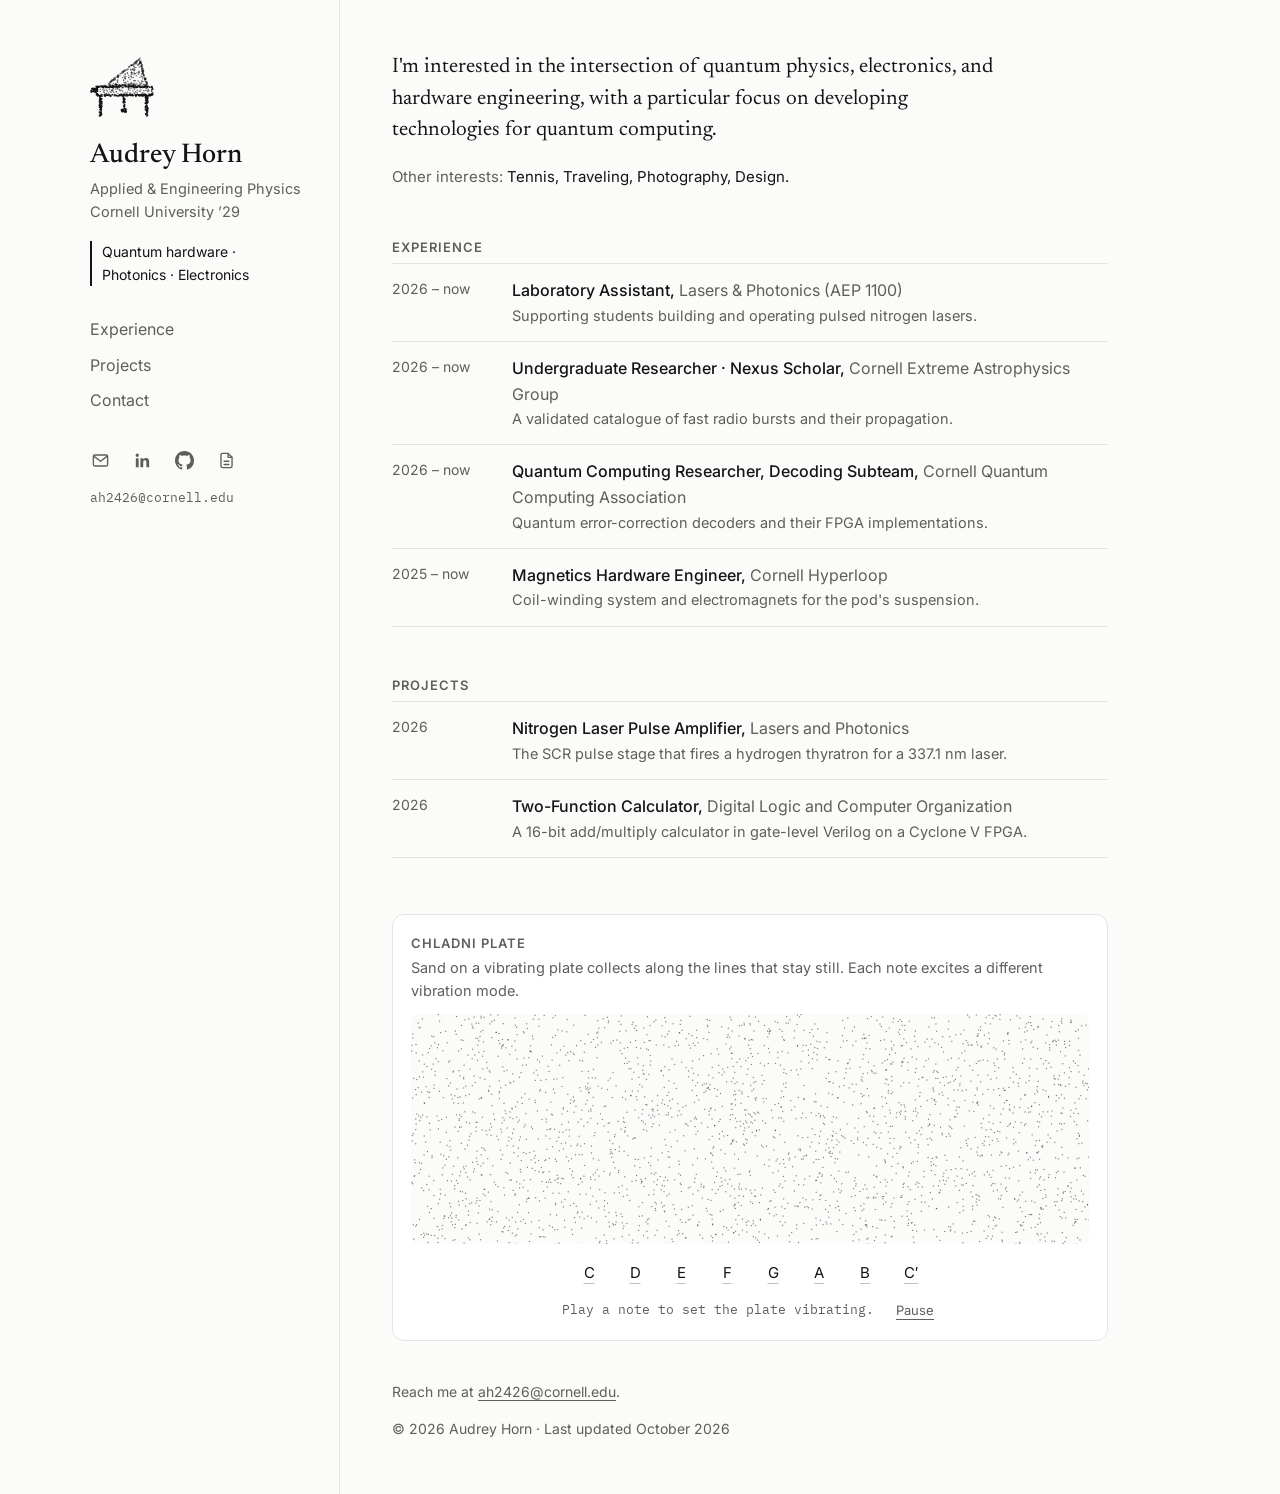
<file: index.html>
<!doctype html>
<html lang="en">
<head>
  <meta charset="utf-8">
  <meta name="viewport" content="width=device-width, initial-scale=1">
  <title>Audrey Horn · Applied &amp; Engineering Physics</title>
  <meta name="description" content="Audrey Horn, Applied & Engineering Physics at Cornell. Hardware, photonics, and quantum computing projects and experience.">
  <meta property="og:title" content="Audrey Horn">
  <meta property="og:description" content="Applied & Engineering Physics at Cornell. Hardware, photonics, and quantum computing.">
  <link rel="icon" href="data:image/svg+xml,%3Csvg xmlns='http://www.w3.org/2000/svg' viewBox='0 0 32 32'%3E%3Crect width='32' height='32' rx='7' fill='%23141414'/%3E%3Ctext x='16' y='22' font-family='Georgia' font-size='16' fill='white' text-anchor='middle'%3EAH%3C/text%3E%3C/svg%3E">
  <link rel="preconnect" href="https://fonts.googleapis.com">
  <link rel="preconnect" href="https://fonts.gstatic.com" crossorigin>
  <link href="https://fonts.googleapis.com/css2?family=Inter:wght@400;500;600&family=Newsreader:opsz,wght@6..72,400;6..72,500&family=IBM+Plex+Mono:wght@400&display=swap" rel="stylesheet">
  <link rel="stylesheet" href="assets/css/style.css">
</head>
<body data-root="">
  <a class="skip" href="#main">Skip to content</a>
  <div class="layout">
    <!-- SIDEBAR (the same block appears on every page) -->
    <aside class="side" aria-label="About Audrey">
      <div class="in">
        <canvas class="emblem" role="img" aria-label="A small grand piano drawn in dots"></canvas>
        <h1 class="name">Audrey Horn</h1>
        <p class="sub">Applied &amp; Engineering Physics<br>Cornell University ’29</p>
        <p class="status"><span>Quantum hardware ·</span> <span>Photonics ·</span> <span>Electronics</span></p>
        <nav aria-label="Sections">
          <a href="#experience">Experience</a>
          <a href="#projects">Projects</a>
          <a href="#contact">Contact</a>
        </nav>
        <ul class="icons" aria-label="Contact and profiles">
          <li><a href="mailto:ah2426@cornell.edu" title="Email" aria-label="Email ah2426@cornell.edu"><svg viewBox="0 0 24 24" fill="none" stroke="currentColor" stroke-width="1.7" stroke-linecap="round" stroke-linejoin="round" aria-hidden="true" focusable="false"><rect x="3" y="5" width="18" height="14" rx="2"/><path d="m3.5 6.5 8.5 6.5 8.5-6.5"/></svg></a></li>
          <li><a href="https://www.linkedin.com/in/audreywh/" target="_blank" rel="noopener" title="LinkedIn" aria-label="LinkedIn (opens in a new tab)"><svg viewBox="0 0 24 24" fill="currentColor" aria-hidden="true" focusable="false"><path d="M20.45 20.45h-3.56v-5.57c0-1.33-.02-3.04-1.85-3.04-1.85 0-2.13 1.45-2.13 2.94v5.67H9.35V9h3.41v1.56h.05c.48-.9 1.64-1.85 3.37-1.85 3.6 0 4.27 2.37 4.27 5.46v6.28zM5.34 7.43a2.06 2.06 0 1 1 0-4.13 2.06 2.06 0 0 1 0 4.13zM7.12 20.45H3.56V9h3.56v11.45z"/></svg></a></li>
          <li><a href="https://github.com/audreywh" target="_blank" rel="noopener" title="GitHub" aria-label="GitHub (opens in a new tab)"><svg viewBox="0 0 16 16" fill="currentColor" aria-hidden="true" focusable="false"><path d="M8 0C3.58 0 0 3.58 0 8c0 3.54 2.29 6.53 5.47 7.59.4.07.55-.17.55-.38 0-.19-.01-.82-.01-1.49-2.01.37-2.53-.49-2.69-.94-.09-.23-.48-.94-.82-1.13-.28-.15-.68-.52-.01-.53.63-.01 1.08.58 1.23.82.72 1.21 1.87.87 2.33.66.07-.52.28-.87.51-1.07-1.78-.2-3.64-.89-3.64-3.95 0-.87.31-1.59.82-2.15-.08-.2-.36-1.02.08-2.12 0 0 .67-.21 2.2.82.64-.18 1.32-.27 2-.27.68 0 1.36.09 2 .27 1.53-1.04 2.2-.82 2.2-.82.44 1.1.16 1.92.08 2.12.51.56.82 1.27.82 2.15 0 3.07-1.87 3.75-3.65 3.95.29.25.54.73.54 1.48 0 1.07-.01 1.93-.01 2.2 0 .21.15.46.55.38A8.013 8.013 0 0 0 16 8c0-4.42-3.58-8-8-8z"/></svg></a></li>
          <li><a href="assets/Audrey-Horn-Resume.pdf" target="_blank" rel="noopener" title="Resume" aria-label="Resume (PDF, opens in a new tab)"><svg viewBox="0 0 24 24" fill="none" stroke="currentColor" stroke-width="1.7" stroke-linecap="round" stroke-linejoin="round" aria-hidden="true" focusable="false"><path d="M14 3H7a2 2 0 0 0-2 2v14a2 2 0 0 0 2 2h10a2 2 0 0 0 2-2V8z"/><path d="M14 3v5h5M9 13h6M9 17h6"/></svg></a></li>
        </ul>
        <a class="mail" href="mailto:ah2426@cornell.edu">ah2426@cornell.edu</a>
      </div>
    </aside>
    <!-- /SIDEBAR -->

    <main id="main" class="main" tabindex="-1">
      <p class="lede">I'm interested in the intersection of quantum physics, electronics, and hardware engineering, with a particular focus on developing technologies for quantum computing.</p>
      <p class="interests"><span>Other interests:</span> Tennis, Traveling, Photography, Design.</p>

      <section class="sec" id="experience" aria-labelledby="experience-h">
        <h2 id="experience-h">Experience</h2>
        <ul class="items" id="experience-list"></ul>
      </section>

      <section class="sec" id="projects" aria-labelledby="projects-h">
        <h2 id="projects-h">Projects</h2>
        <ul class="items" id="projects-list"></ul>
      </section>

      <noscript><p>Turn on JavaScript to see the experience and project lists, or <a href="assets/Audrey-Horn-Resume.pdf">open my resume (PDF)</a>.</p></noscript>

      <section class="panel" id="plate" aria-labelledby="plate-h">
        <h2 id="plate-h">Chladni plate</h2>
        <p class="desc">Sand on a vibrating plate collects along the lines that stay still. Each note excites a different vibration mode.</p>
        <canvas id="plate-canvas" role="img" aria-label="Sand grains on a vibrating plate, settling into the pattern for plate mode 1, 3."></canvas>
        <div class="notes" role="group" aria-label="Play a note" id="plate-notes"></div>
        <div class="row">
          <p class="stat" id="plate-status" role="status" aria-live="polite">Play a note to set the plate vibrating.</p>
          <button type="button" class="pause" id="plate-pause" aria-pressed="false">Pause</button>
        </div>
      </section>

      <footer class="foot" id="contact">
        <p>Reach me at <a href="mailto:ah2426@cornell.edu">ah2426@cornell.edu</a>.</p>
        <p>© <span id="year">2026</span> Audrey Horn · Last updated October 2026</p>
      </footer>
    </main>
  </div>

  <script src="assets/js/data.js"></script>
  <script src="assets/js/site.js"></script>
  <script src="assets/js/emblem.js"></script>
  <script src="assets/js/chladni.js"></script>
</body>
</html>
</file>
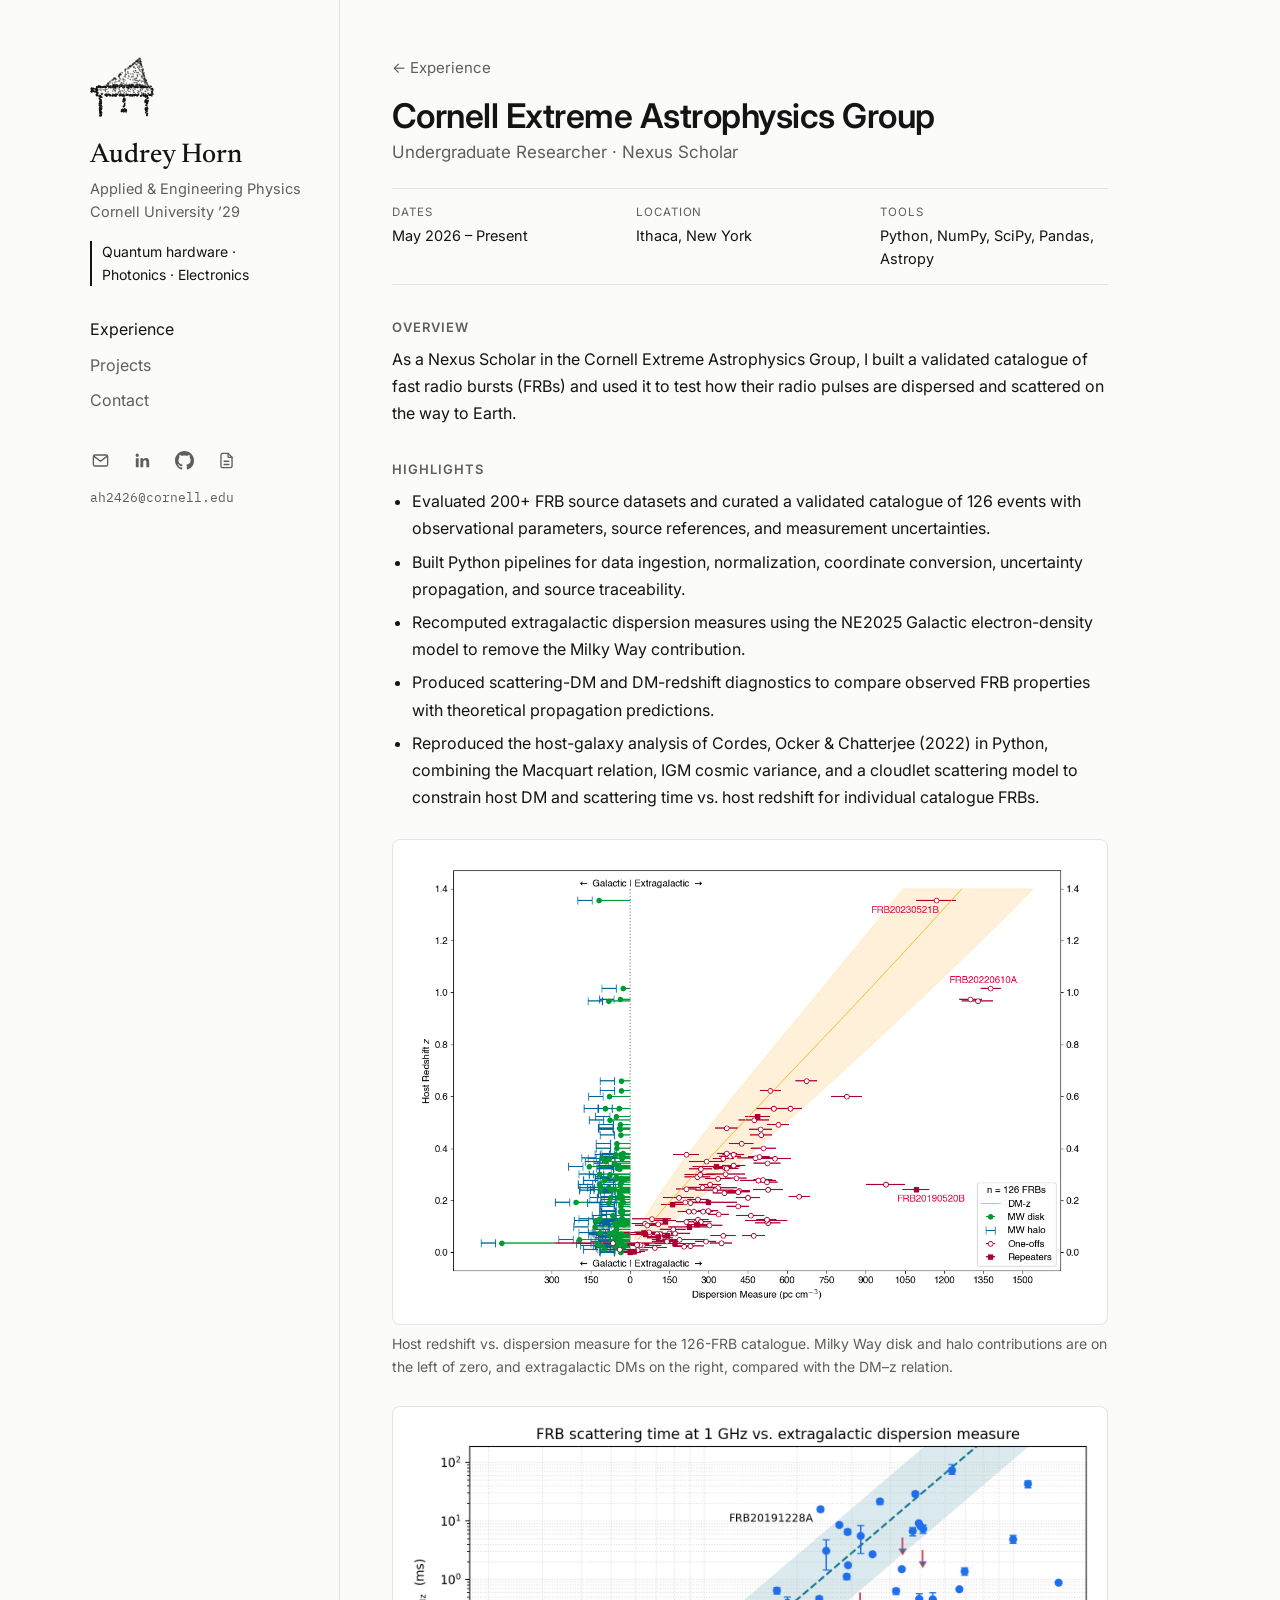
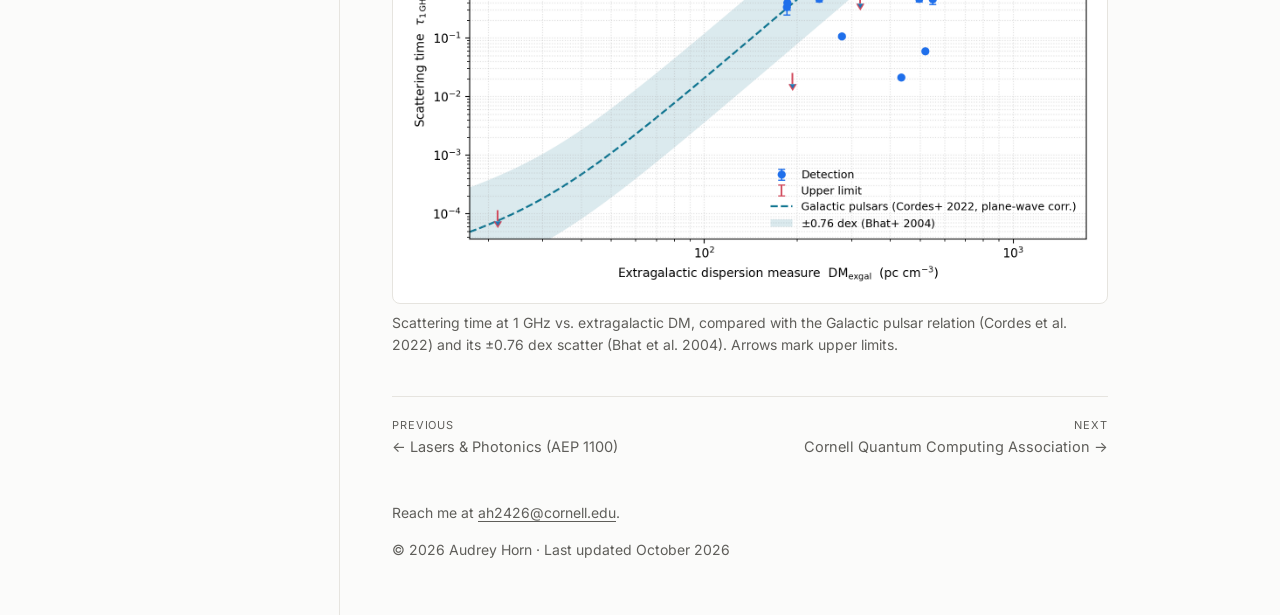
<file: experience/astrophysics.html>
<!doctype html>
<html lang="en">
<head>
  <meta charset="utf-8">
  <meta name="viewport" content="width=device-width, initial-scale=1">
  <title>Cornell Extreme Astrophysics Group · Audrey Horn</title>
  <meta name="description" content="Audrey Horn's research on fast radio bursts as a Nexus Scholar in the Cornell Extreme Astrophysics Group.">
  <link rel="icon" href="data:image/svg+xml,%3Csvg xmlns='http://www.w3.org/2000/svg' viewBox='0 0 32 32'%3E%3Crect width='32' height='32' rx='7' fill='%23141414'/%3E%3Ctext x='16' y='22' font-family='Georgia' font-size='16' fill='white' text-anchor='middle'%3EAH%3C/text%3E%3C/svg%3E">
  <link rel="preconnect" href="https://fonts.googleapis.com">
  <link rel="preconnect" href="https://fonts.gstatic.com" crossorigin>
  <link href="https://fonts.googleapis.com/css2?family=Inter:wght@400;500;600&family=Newsreader:opsz,wght@6..72,400;6..72,500&family=IBM+Plex+Mono:wght@400&display=swap" rel="stylesheet">
  <link rel="stylesheet" href="../assets/css/style.css">
</head>
<body data-root="../" data-kind="experience" data-entry="astrophysics">
  <a class="skip" href="#main">Skip to content</a>
  <div class="layout">
    <!-- SIDEBAR (the same block appears on every page) -->
    <aside class="side" aria-label="About Audrey">
      <div class="in">
        <canvas class="emblem" role="img" aria-label="A small grand piano drawn in dots"></canvas>
        <p class="name"><a href="../index.html">Audrey Horn</a></p>
        <p class="sub">Applied &amp; Engineering Physics<br>Cornell University ’29</p>
        <p class="status"><span>Quantum hardware ·</span> <span>Photonics ·</span> <span>Electronics</span></p>
        <nav aria-label="Sections">
          <a href="../index.html#experience" aria-current="true">Experience</a>
          <a href="../index.html#projects">Projects</a>
          <a href="../index.html#contact">Contact</a>
        </nav>
        <ul class="icons" aria-label="Contact and profiles">
          <li><a href="mailto:ah2426@cornell.edu" title="Email" aria-label="Email ah2426@cornell.edu"><svg viewBox="0 0 24 24" fill="none" stroke="currentColor" stroke-width="1.7" stroke-linecap="round" stroke-linejoin="round" aria-hidden="true" focusable="false"><rect x="3" y="5" width="18" height="14" rx="2"/><path d="m3.5 6.5 8.5 6.5 8.5-6.5"/></svg></a></li>
          <li><a href="https://www.linkedin.com/in/audreywh/" target="_blank" rel="noopener" title="LinkedIn" aria-label="LinkedIn (opens in a new tab)"><svg viewBox="0 0 24 24" fill="currentColor" aria-hidden="true" focusable="false"><path d="M20.45 20.45h-3.56v-5.57c0-1.33-.02-3.04-1.85-3.04-1.85 0-2.13 1.45-2.13 2.94v5.67H9.35V9h3.41v1.56h.05c.48-.9 1.64-1.85 3.37-1.85 3.6 0 4.27 2.37 4.27 5.46v6.28zM5.34 7.43a2.06 2.06 0 1 1 0-4.13 2.06 2.06 0 0 1 0 4.13zM7.12 20.45H3.56V9h3.56v11.45z"/></svg></a></li>
          <li><a href="https://github.com/audreywh" target="_blank" rel="noopener" title="GitHub" aria-label="GitHub (opens in a new tab)"><svg viewBox="0 0 16 16" fill="currentColor" aria-hidden="true" focusable="false"><path d="M8 0C3.58 0 0 3.58 0 8c0 3.54 2.29 6.53 5.47 7.59.4.07.55-.17.55-.38 0-.19-.01-.82-.01-1.49-2.01.37-2.53-.49-2.69-.94-.09-.23-.48-.94-.82-1.13-.28-.15-.68-.52-.01-.53.63-.01 1.08.58 1.23.82.72 1.21 1.87.87 2.33.66.07-.52.28-.87.51-1.07-1.78-.2-3.64-.89-3.64-3.95 0-.87.31-1.59.82-2.15-.08-.2-.36-1.02.08-2.12 0 0 .67-.21 2.2.82.64-.18 1.32-.27 2-.27.68 0 1.36.09 2 .27 1.53-1.04 2.2-.82 2.2-.82.44 1.1.16 1.92.08 2.12.51.56.82 1.27.82 2.15 0 3.07-1.87 3.75-3.65 3.95.29.25.54.73.54 1.48 0 1.07-.01 1.93-.01 2.2 0 .21.15.46.55.38A8.013 8.013 0 0 0 16 8c0-4.42-3.58-8-8-8z"/></svg></a></li>
          <li><a href="../assets/Audrey-Horn-Resume.pdf" target="_blank" rel="noopener" title="Resume" aria-label="Resume (PDF, opens in a new tab)"><svg viewBox="0 0 24 24" fill="none" stroke="currentColor" stroke-width="1.7" stroke-linecap="round" stroke-linejoin="round" aria-hidden="true" focusable="false"><path d="M14 3H7a2 2 0 0 0-2 2v14a2 2 0 0 0 2 2h10a2 2 0 0 0 2-2V8z"/><path d="M14 3v5h5M9 13h6M9 17h6"/></svg></a></li>
        </ul>
        <a class="mail" href="mailto:ah2426@cornell.edu">ah2426@cornell.edu</a>
      </div>
    </aside>
    <!-- /SIDEBAR -->

    <main id="main" class="main" tabindex="-1">
      <a class="crumb" href="../index.html#experience">← Experience</a>
      <h1 class="title" id="entry-title">Cornell Extreme Astrophysics Group</h1>
      <p class="role" id="entry-role"></p>
      <dl class="facts" id="entry-facts"></dl>

      <div class="prose">
        <h2>Overview</h2>
        <p>As a Nexus Scholar in the Cornell Extreme Astrophysics Group, I built a validated catalogue of fast radio bursts (FRBs) and used it to test how their radio pulses are dispersed and scattered on the way to Earth.</p>

        <h2>Highlights</h2>
        <ul id="entry-bullets"></ul>

        <figure class="fig">
            <a href="../assets/img/frb-dm-vs-redshift.png" target="_blank" rel="noopener"><img src="../assets/img/frb-dm-vs-redshift.png" alt="Host redshift versus dispersion measure for 126 fast radio bursts, split into Milky Way and extragalactic contributions" loading="lazy"></a>
            <figcaption>Host redshift vs. dispersion measure for the 126-FRB catalogue. Milky Way disk and halo contributions are on the left of zero, and extragalactic DMs on the right, compared with the DM–z relation.</figcaption>
          </figure>

        <figure class="fig">
            <a href="../assets/img/frb-scattering-vs-dm.png" target="_blank" rel="noopener"><img src="../assets/img/frb-scattering-vs-dm.png" alt="Log-log plot of FRB scattering time at 1 GHz versus extragalactic dispersion measure, with the Galactic pulsar relation" loading="lazy"></a>
            <figcaption>Scattering time at 1 GHz vs. extragalactic DM, compared with the Galactic pulsar relation (Cordes et al. 2022) and its ±0.76 dex scatter (Bhat et al. 2004). Arrows mark upper limits.</figcaption>
          </figure>
      </div>

      <nav class="pn" id="entry-pn" aria-label="More experience"></nav>
      <footer class="foot">
        <p>Reach me at <a href="mailto:ah2426@cornell.edu">ah2426@cornell.edu</a>.</p>
        <p>© <span id="year">2026</span> Audrey Horn · Last updated October 2026</p>
      </footer>
    </main>
  </div>

  <script src="../assets/js/data.js"></script>
  <script src="../assets/js/site.js"></script>
  <script src="../assets/js/emblem.js"></script>
</body>
</html>
</file>
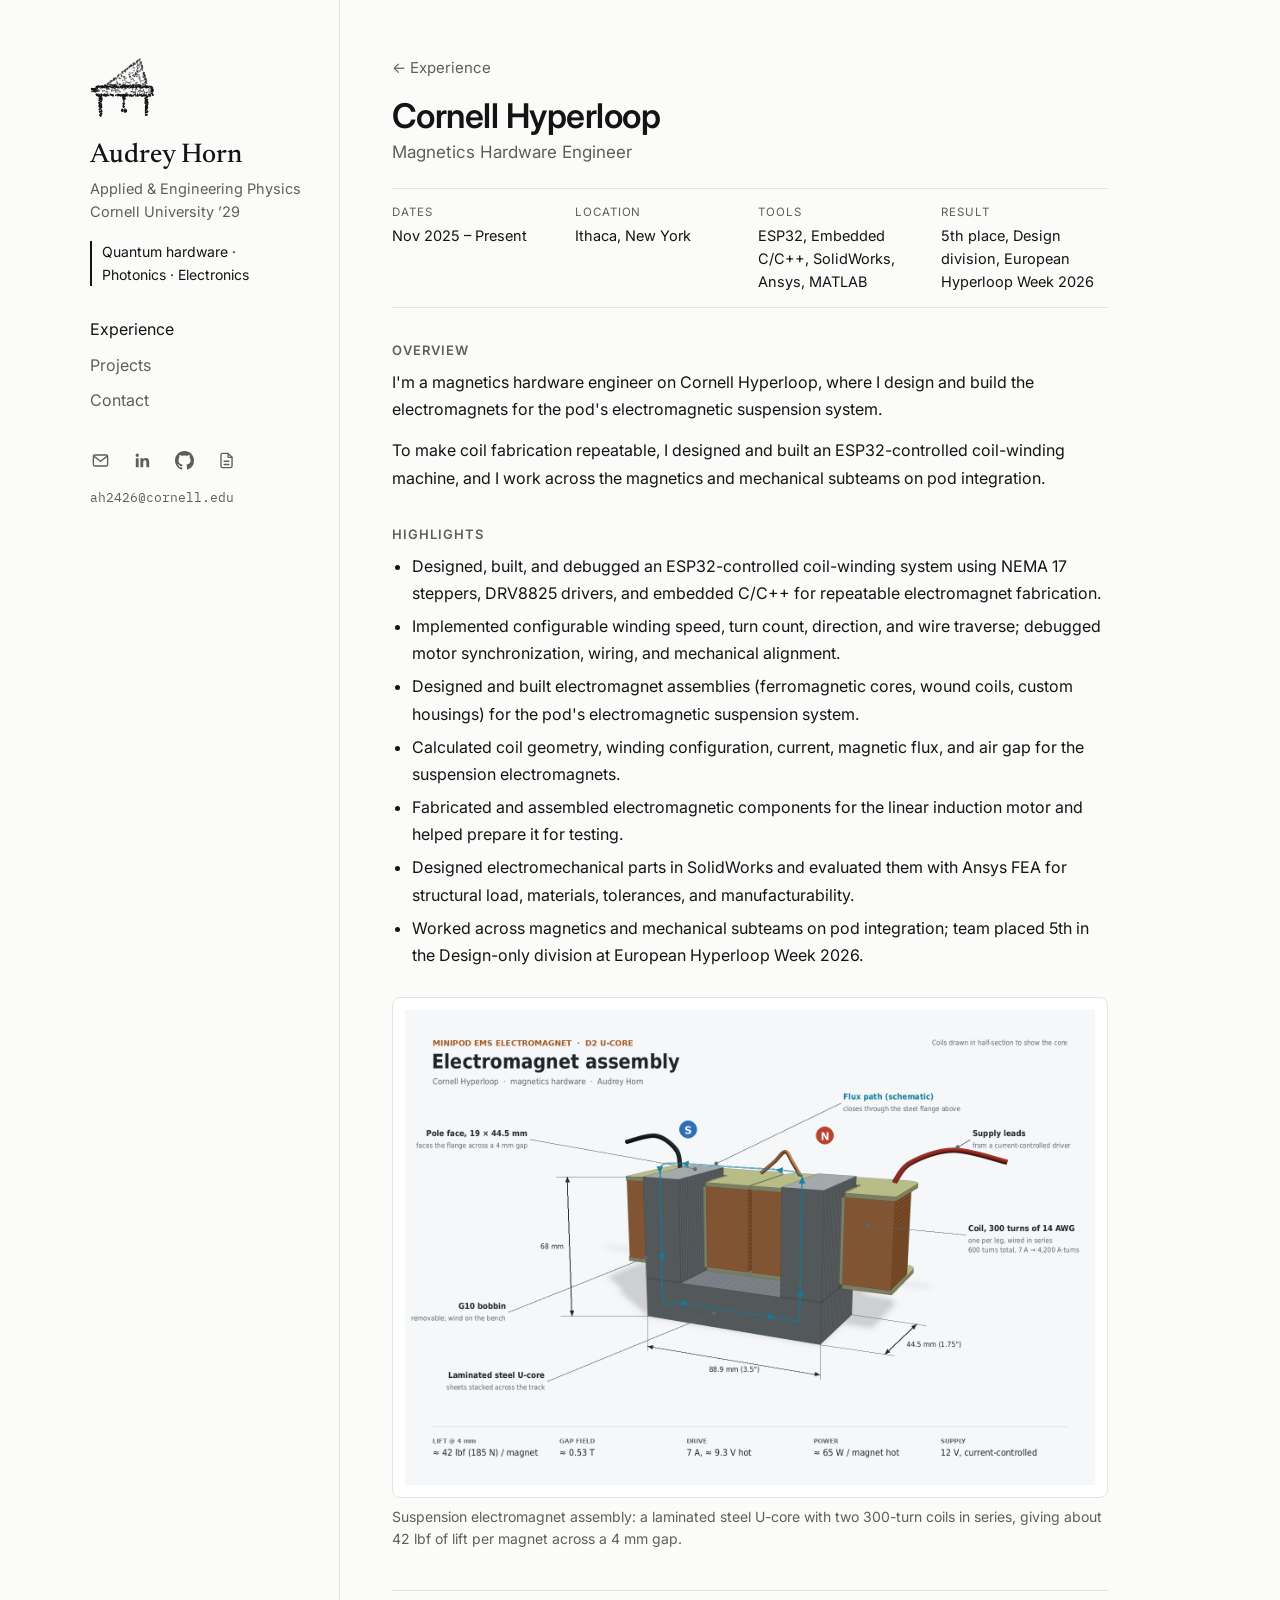
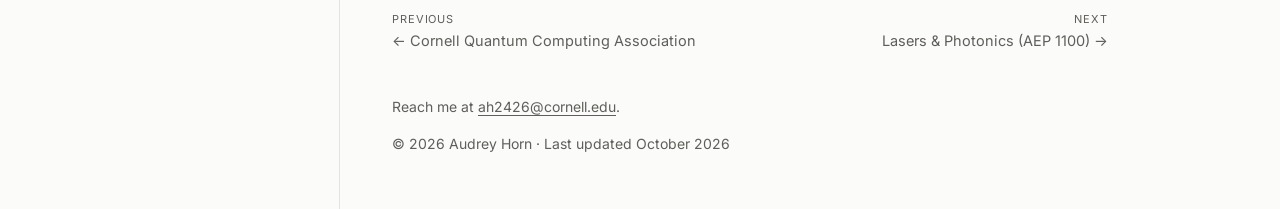
<file: experience/hyperloop.html>
<!doctype html>
<html lang="en">
<head>
  <meta charset="utf-8">
  <meta name="viewport" content="width=device-width, initial-scale=1">
  <title>Cornell Hyperloop · Audrey Horn</title>
  <meta name="description" content="Audrey Horn's magnetics hardware work on Cornell Hyperloop: a coil-winding system and suspension electromagnets.">
  <link rel="icon" href="data:image/svg+xml,%3Csvg xmlns='http://www.w3.org/2000/svg' viewBox='0 0 32 32'%3E%3Crect width='32' height='32' rx='7' fill='%23141414'/%3E%3Ctext x='16' y='22' font-family='Georgia' font-size='16' fill='white' text-anchor='middle'%3EAH%3C/text%3E%3C/svg%3E">
  <link rel="preconnect" href="https://fonts.googleapis.com">
  <link rel="preconnect" href="https://fonts.gstatic.com" crossorigin>
  <link href="https://fonts.googleapis.com/css2?family=Inter:wght@400;500;600&family=Newsreader:opsz,wght@6..72,400;6..72,500&family=IBM+Plex+Mono:wght@400&display=swap" rel="stylesheet">
  <link rel="stylesheet" href="../assets/css/style.css">
</head>
<body data-root="../" data-kind="experience" data-entry="hyperloop">
  <a class="skip" href="#main">Skip to content</a>
  <div class="layout">
    <!-- SIDEBAR (the same block appears on every page) -->
    <aside class="side" aria-label="About Audrey">
      <div class="in">
        <canvas class="emblem" role="img" aria-label="A small grand piano drawn in dots"></canvas>
        <p class="name"><a href="../index.html">Audrey Horn</a></p>
        <p class="sub">Applied &amp; Engineering Physics<br>Cornell University ’29</p>
        <p class="status"><span>Quantum hardware ·</span> <span>Photonics ·</span> <span>Electronics</span></p>
        <nav aria-label="Sections">
          <a href="../index.html#experience" aria-current="true">Experience</a>
          <a href="../index.html#projects">Projects</a>
          <a href="../index.html#contact">Contact</a>
        </nav>
        <ul class="icons" aria-label="Contact and profiles">
          <li><a href="mailto:ah2426@cornell.edu" title="Email" aria-label="Email ah2426@cornell.edu"><svg viewBox="0 0 24 24" fill="none" stroke="currentColor" stroke-width="1.7" stroke-linecap="round" stroke-linejoin="round" aria-hidden="true" focusable="false"><rect x="3" y="5" width="18" height="14" rx="2"/><path d="m3.5 6.5 8.5 6.5 8.5-6.5"/></svg></a></li>
          <li><a href="https://www.linkedin.com/in/audreywh/" target="_blank" rel="noopener" title="LinkedIn" aria-label="LinkedIn (opens in a new tab)"><svg viewBox="0 0 24 24" fill="currentColor" aria-hidden="true" focusable="false"><path d="M20.45 20.45h-3.56v-5.57c0-1.33-.02-3.04-1.85-3.04-1.85 0-2.13 1.45-2.13 2.94v5.67H9.35V9h3.41v1.56h.05c.48-.9 1.64-1.85 3.37-1.85 3.6 0 4.27 2.37 4.27 5.46v6.28zM5.34 7.43a2.06 2.06 0 1 1 0-4.13 2.06 2.06 0 0 1 0 4.13zM7.12 20.45H3.56V9h3.56v11.45z"/></svg></a></li>
          <li><a href="https://github.com/audreywh" target="_blank" rel="noopener" title="GitHub" aria-label="GitHub (opens in a new tab)"><svg viewBox="0 0 16 16" fill="currentColor" aria-hidden="true" focusable="false"><path d="M8 0C3.58 0 0 3.58 0 8c0 3.54 2.29 6.53 5.47 7.59.4.07.55-.17.55-.38 0-.19-.01-.82-.01-1.49-2.01.37-2.53-.49-2.69-.94-.09-.23-.48-.94-.82-1.13-.28-.15-.68-.52-.01-.53.63-.01 1.08.58 1.23.82.72 1.21 1.87.87 2.33.66.07-.52.28-.87.51-1.07-1.78-.2-3.64-.89-3.64-3.95 0-.87.31-1.59.82-2.15-.08-.2-.36-1.02.08-2.12 0 0 .67-.21 2.2.82.64-.18 1.32-.27 2-.27.68 0 1.36.09 2 .27 1.53-1.04 2.2-.82 2.2-.82.44 1.1.16 1.92.08 2.12.51.56.82 1.27.82 2.15 0 3.07-1.87 3.75-3.65 3.95.29.25.54.73.54 1.48 0 1.07-.01 1.93-.01 2.2 0 .21.15.46.55.38A8.013 8.013 0 0 0 16 8c0-4.42-3.58-8-8-8z"/></svg></a></li>
          <li><a href="../assets/Audrey-Horn-Resume.pdf" target="_blank" rel="noopener" title="Resume" aria-label="Resume (PDF, opens in a new tab)"><svg viewBox="0 0 24 24" fill="none" stroke="currentColor" stroke-width="1.7" stroke-linecap="round" stroke-linejoin="round" aria-hidden="true" focusable="false"><path d="M14 3H7a2 2 0 0 0-2 2v14a2 2 0 0 0 2 2h10a2 2 0 0 0 2-2V8z"/><path d="M14 3v5h5M9 13h6M9 17h6"/></svg></a></li>
        </ul>
        <a class="mail" href="mailto:ah2426@cornell.edu">ah2426@cornell.edu</a>
      </div>
    </aside>
    <!-- /SIDEBAR -->

    <main id="main" class="main" tabindex="-1">
      <a class="crumb" href="../index.html#experience">← Experience</a>
      <h1 class="title" id="entry-title">Cornell Hyperloop</h1>
      <p class="role" id="entry-role"></p>
      <dl class="facts" id="entry-facts"></dl>

      <div class="prose">
        <h2>Overview</h2>
        <p>I'm a magnetics hardware engineer on Cornell Hyperloop, where I design and build the electromagnets for the pod's electromagnetic suspension system.</p>
        <p>To make coil fabrication repeatable, I designed and built an ESP32-controlled coil-winding machine, and I work across the magnetics and mechanical subteams on pod integration.</p>

        <h2>Highlights</h2>
        <ul id="entry-bullets"></ul>

        <figure class="fig">
            <a href="../assets/img/hyperloop-electromagnet-assembly.png" target="_blank" rel="noopener"><img src="../assets/img/hyperloop-electromagnet-assembly.png" alt="Cutaway render of the suspension electromagnet: a laminated steel U-core with two wound coils and the flux path marked" loading="lazy"></a>
            <figcaption>Suspension electromagnet assembly: a laminated steel U-core with two 300-turn coils in series, giving about 42 lbf of lift per magnet across a 4 mm gap.</figcaption>
          </figure>
      </div>

      <nav class="pn" id="entry-pn" aria-label="More experience"></nav>
      <footer class="foot">
        <p>Reach me at <a href="mailto:ah2426@cornell.edu">ah2426@cornell.edu</a>.</p>
        <p>© <span id="year">2026</span> Audrey Horn · Last updated October 2026</p>
      </footer>
    </main>
  </div>

  <script src="../assets/js/data.js"></script>
  <script src="../assets/js/site.js"></script>
  <script src="../assets/js/emblem.js"></script>
</body>
</html>
</file>
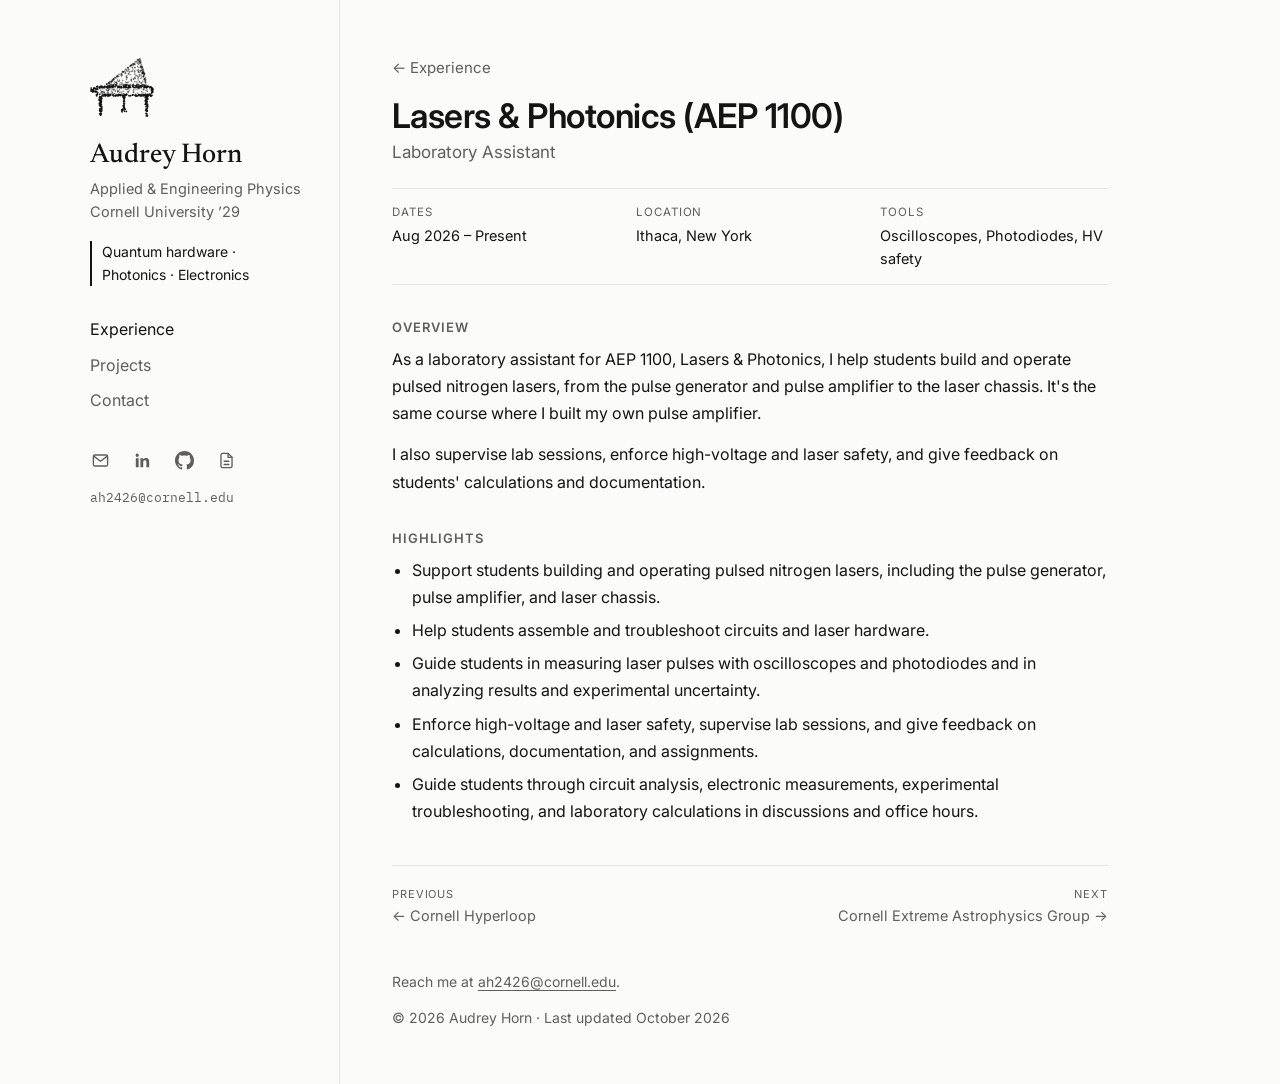
<file: experience/lasers-lab.html>
<!doctype html>
<html lang="en">
<head>
  <meta charset="utf-8">
  <meta name="viewport" content="width=device-width, initial-scale=1">
  <title>Lasers &amp; Photonics (AEP 1100) · Audrey Horn</title>
  <meta name="description" content="Audrey Horn's role as a laboratory assistant for Cornell's Lasers &amp; Photonics course.">
  <link rel="icon" href="data:image/svg+xml,%3Csvg xmlns='http://www.w3.org/2000/svg' viewBox='0 0 32 32'%3E%3Crect width='32' height='32' rx='7' fill='%23141414'/%3E%3Ctext x='16' y='22' font-family='Georgia' font-size='16' fill='white' text-anchor='middle'%3EAH%3C/text%3E%3C/svg%3E">
  <link rel="preconnect" href="https://fonts.googleapis.com">
  <link rel="preconnect" href="https://fonts.gstatic.com" crossorigin>
  <link href="https://fonts.googleapis.com/css2?family=Inter:wght@400;500;600&family=Newsreader:opsz,wght@6..72,400;6..72,500&family=IBM+Plex+Mono:wght@400&display=swap" rel="stylesheet">
  <link rel="stylesheet" href="../assets/css/style.css">
</head>
<body data-root="../" data-kind="experience" data-entry="lasers-lab">
  <a class="skip" href="#main">Skip to content</a>
  <div class="layout">
    <!-- SIDEBAR (the same block appears on every page) -->
    <aside class="side" aria-label="About Audrey">
      <div class="in">
        <canvas class="emblem" role="img" aria-label="A small grand piano drawn in dots"></canvas>
        <p class="name"><a href="../index.html">Audrey Horn</a></p>
        <p class="sub">Applied &amp; Engineering Physics<br>Cornell University ’29</p>
        <p class="status"><span>Quantum hardware ·</span> <span>Photonics ·</span> <span>Electronics</span></p>
        <nav aria-label="Sections">
          <a href="../index.html#experience" aria-current="true">Experience</a>
          <a href="../index.html#projects">Projects</a>
          <a href="../index.html#contact">Contact</a>
        </nav>
        <ul class="icons" aria-label="Contact and profiles">
          <li><a href="mailto:ah2426@cornell.edu" title="Email" aria-label="Email ah2426@cornell.edu"><svg viewBox="0 0 24 24" fill="none" stroke="currentColor" stroke-width="1.7" stroke-linecap="round" stroke-linejoin="round" aria-hidden="true" focusable="false"><rect x="3" y="5" width="18" height="14" rx="2"/><path d="m3.5 6.5 8.5 6.5 8.5-6.5"/></svg></a></li>
          <li><a href="https://www.linkedin.com/in/audreywh/" target="_blank" rel="noopener" title="LinkedIn" aria-label="LinkedIn (opens in a new tab)"><svg viewBox="0 0 24 24" fill="currentColor" aria-hidden="true" focusable="false"><path d="M20.45 20.45h-3.56v-5.57c0-1.33-.02-3.04-1.85-3.04-1.85 0-2.13 1.45-2.13 2.94v5.67H9.35V9h3.41v1.56h.05c.48-.9 1.64-1.85 3.37-1.85 3.6 0 4.27 2.37 4.27 5.46v6.28zM5.34 7.43a2.06 2.06 0 1 1 0-4.13 2.06 2.06 0 0 1 0 4.13zM7.12 20.45H3.56V9h3.56v11.45z"/></svg></a></li>
          <li><a href="https://github.com/audreywh" target="_blank" rel="noopener" title="GitHub" aria-label="GitHub (opens in a new tab)"><svg viewBox="0 0 16 16" fill="currentColor" aria-hidden="true" focusable="false"><path d="M8 0C3.58 0 0 3.58 0 8c0 3.54 2.29 6.53 5.47 7.59.4.07.55-.17.55-.38 0-.19-.01-.82-.01-1.49-2.01.37-2.53-.49-2.69-.94-.09-.23-.48-.94-.82-1.13-.28-.15-.68-.52-.01-.53.63-.01 1.08.58 1.23.82.72 1.21 1.87.87 2.33.66.07-.52.28-.87.51-1.07-1.78-.2-3.64-.89-3.64-3.95 0-.87.31-1.59.82-2.15-.08-.2-.36-1.02.08-2.12 0 0 .67-.21 2.2.82.64-.18 1.32-.27 2-.27.68 0 1.36.09 2 .27 1.53-1.04 2.2-.82 2.2-.82.44 1.1.16 1.92.08 2.12.51.56.82 1.27.82 2.15 0 3.07-1.87 3.75-3.65 3.95.29.25.54.73.54 1.48 0 1.07-.01 1.93-.01 2.2 0 .21.15.46.55.38A8.013 8.013 0 0 0 16 8c0-4.42-3.58-8-8-8z"/></svg></a></li>
          <li><a href="../assets/Audrey-Horn-Resume.pdf" target="_blank" rel="noopener" title="Resume" aria-label="Resume (PDF, opens in a new tab)"><svg viewBox="0 0 24 24" fill="none" stroke="currentColor" stroke-width="1.7" stroke-linecap="round" stroke-linejoin="round" aria-hidden="true" focusable="false"><path d="M14 3H7a2 2 0 0 0-2 2v14a2 2 0 0 0 2 2h10a2 2 0 0 0 2-2V8z"/><path d="M14 3v5h5M9 13h6M9 17h6"/></svg></a></li>
        </ul>
        <a class="mail" href="mailto:ah2426@cornell.edu">ah2426@cornell.edu</a>
      </div>
    </aside>
    <!-- /SIDEBAR -->

    <main id="main" class="main" tabindex="-1">
      <a class="crumb" href="../index.html#experience">← Experience</a>
      <h1 class="title" id="entry-title">Lasers &amp; Photonics (AEP 1100)</h1>
      <p class="role" id="entry-role"></p>
      <dl class="facts" id="entry-facts"></dl>

      <div class="prose">
        <h2>Overview</h2>
        <p>As a laboratory assistant for AEP 1100, Lasers &amp; Photonics, I help students build and operate pulsed nitrogen lasers, from the pulse generator and pulse amplifier to the laser chassis. It's the same course where I built my own pulse amplifier.</p>
        <p>I also supervise lab sessions, enforce high-voltage and laser safety, and give feedback on students' calculations and documentation.</p>

        <h2>Highlights</h2>
        <ul id="entry-bullets"></ul>

        
      </div>

      <nav class="pn" id="entry-pn" aria-label="More experience"></nav>
      <footer class="foot">
        <p>Reach me at <a href="mailto:ah2426@cornell.edu">ah2426@cornell.edu</a>.</p>
        <p>© <span id="year">2026</span> Audrey Horn · Last updated October 2026</p>
      </footer>
    </main>
  </div>

  <script src="../assets/js/data.js"></script>
  <script src="../assets/js/site.js"></script>
  <script src="../assets/js/emblem.js"></script>
</body>
</html>
</file>
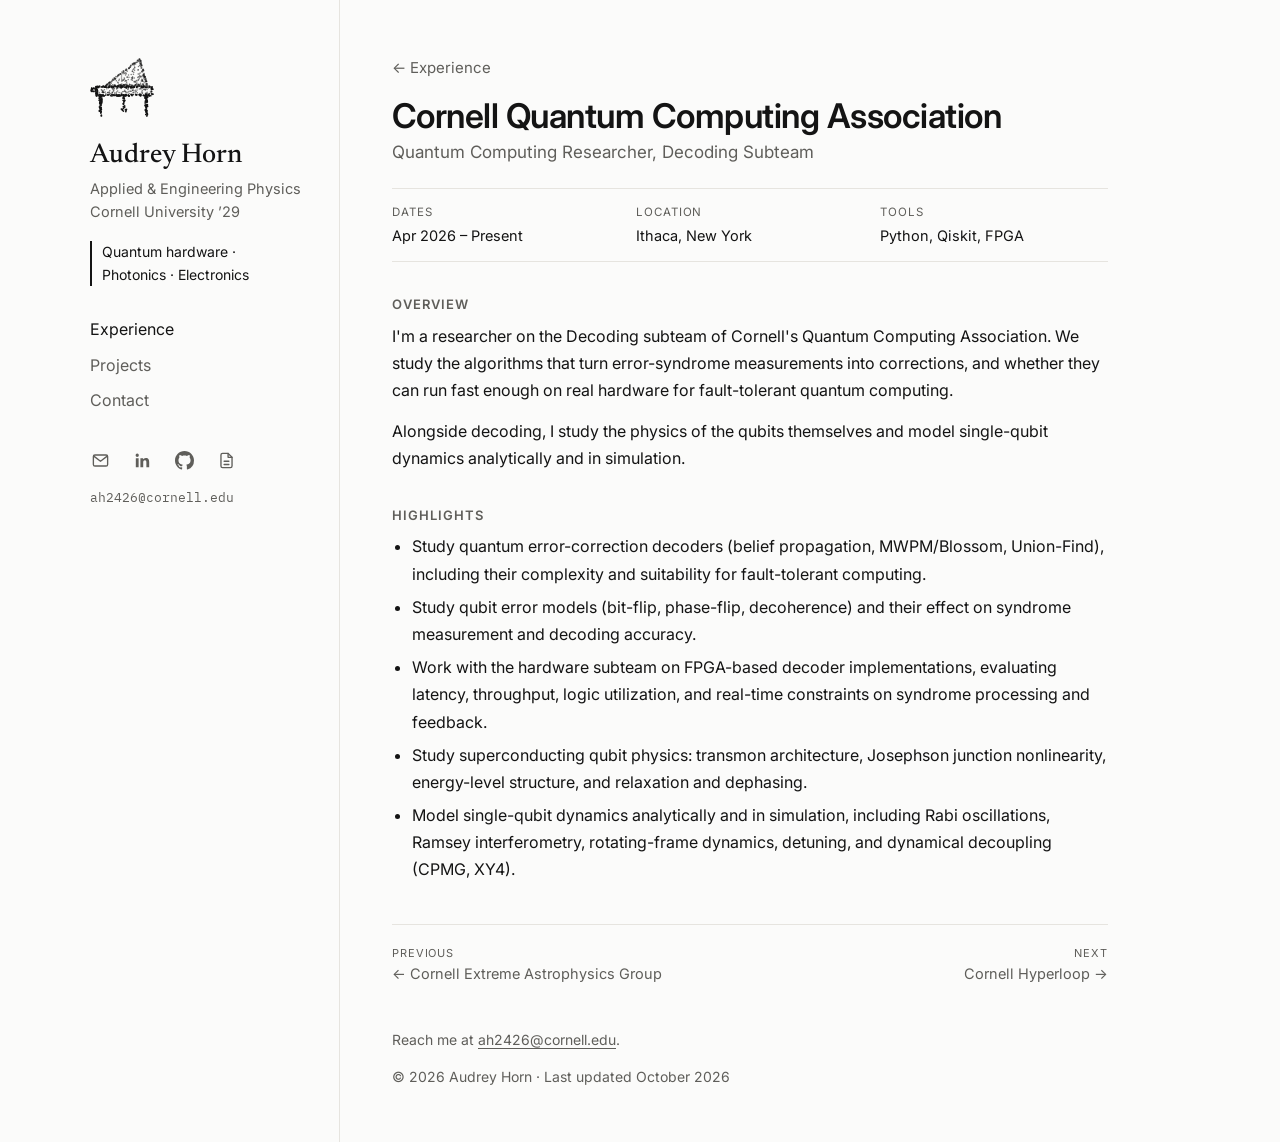
<file: experience/qca.html>
<!doctype html>
<html lang="en">
<head>
  <meta charset="utf-8">
  <meta name="viewport" content="width=device-width, initial-scale=1">
  <title>Cornell Quantum Computing Association · Audrey Horn</title>
  <meta name="description" content="Audrey Horn's work on quantum error-correction decoders with the Cornell Quantum Computing Association.">
  <link rel="icon" href="data:image/svg+xml,%3Csvg xmlns='http://www.w3.org/2000/svg' viewBox='0 0 32 32'%3E%3Crect width='32' height='32' rx='7' fill='%23141414'/%3E%3Ctext x='16' y='22' font-family='Georgia' font-size='16' fill='white' text-anchor='middle'%3EAH%3C/text%3E%3C/svg%3E">
  <link rel="preconnect" href="https://fonts.googleapis.com">
  <link rel="preconnect" href="https://fonts.gstatic.com" crossorigin>
  <link href="https://fonts.googleapis.com/css2?family=Inter:wght@400;500;600&family=Newsreader:opsz,wght@6..72,400;6..72,500&family=IBM+Plex+Mono:wght@400&display=swap" rel="stylesheet">
  <link rel="stylesheet" href="../assets/css/style.css">
</head>
<body data-root="../" data-kind="experience" data-entry="qca">
  <a class="skip" href="#main">Skip to content</a>
  <div class="layout">
    <!-- SIDEBAR (the same block appears on every page) -->
    <aside class="side" aria-label="About Audrey">
      <div class="in">
        <canvas class="emblem" role="img" aria-label="A small grand piano drawn in dots"></canvas>
        <p class="name"><a href="../index.html">Audrey Horn</a></p>
        <p class="sub">Applied &amp; Engineering Physics<br>Cornell University ’29</p>
        <p class="status"><span>Quantum hardware ·</span> <span>Photonics ·</span> <span>Electronics</span></p>
        <nav aria-label="Sections">
          <a href="../index.html#experience" aria-current="true">Experience</a>
          <a href="../index.html#projects">Projects</a>
          <a href="../index.html#contact">Contact</a>
        </nav>
        <ul class="icons" aria-label="Contact and profiles">
          <li><a href="mailto:ah2426@cornell.edu" title="Email" aria-label="Email ah2426@cornell.edu"><svg viewBox="0 0 24 24" fill="none" stroke="currentColor" stroke-width="1.7" stroke-linecap="round" stroke-linejoin="round" aria-hidden="true" focusable="false"><rect x="3" y="5" width="18" height="14" rx="2"/><path d="m3.5 6.5 8.5 6.5 8.5-6.5"/></svg></a></li>
          <li><a href="https://www.linkedin.com/in/audreywh/" target="_blank" rel="noopener" title="LinkedIn" aria-label="LinkedIn (opens in a new tab)"><svg viewBox="0 0 24 24" fill="currentColor" aria-hidden="true" focusable="false"><path d="M20.45 20.45h-3.56v-5.57c0-1.33-.02-3.04-1.85-3.04-1.85 0-2.13 1.45-2.13 2.94v5.67H9.35V9h3.41v1.56h.05c.48-.9 1.64-1.85 3.37-1.85 3.6 0 4.27 2.37 4.27 5.46v6.28zM5.34 7.43a2.06 2.06 0 1 1 0-4.13 2.06 2.06 0 0 1 0 4.13zM7.12 20.45H3.56V9h3.56v11.45z"/></svg></a></li>
          <li><a href="https://github.com/audreywh" target="_blank" rel="noopener" title="GitHub" aria-label="GitHub (opens in a new tab)"><svg viewBox="0 0 16 16" fill="currentColor" aria-hidden="true" focusable="false"><path d="M8 0C3.58 0 0 3.58 0 8c0 3.54 2.29 6.53 5.47 7.59.4.07.55-.17.55-.38 0-.19-.01-.82-.01-1.49-2.01.37-2.53-.49-2.69-.94-.09-.23-.48-.94-.82-1.13-.28-.15-.68-.52-.01-.53.63-.01 1.08.58 1.23.82.72 1.21 1.87.87 2.33.66.07-.52.28-.87.51-1.07-1.78-.2-3.64-.89-3.64-3.95 0-.87.31-1.59.82-2.15-.08-.2-.36-1.02.08-2.12 0 0 .67-.21 2.2.82.64-.18 1.32-.27 2-.27.68 0 1.36.09 2 .27 1.53-1.04 2.2-.82 2.2-.82.44 1.1.16 1.92.08 2.12.51.56.82 1.27.82 2.15 0 3.07-1.87 3.75-3.65 3.95.29.25.54.73.54 1.48 0 1.07-.01 1.93-.01 2.2 0 .21.15.46.55.38A8.013 8.013 0 0 0 16 8c0-4.42-3.58-8-8-8z"/></svg></a></li>
          <li><a href="../assets/Audrey-Horn-Resume.pdf" target="_blank" rel="noopener" title="Resume" aria-label="Resume (PDF, opens in a new tab)"><svg viewBox="0 0 24 24" fill="none" stroke="currentColor" stroke-width="1.7" stroke-linecap="round" stroke-linejoin="round" aria-hidden="true" focusable="false"><path d="M14 3H7a2 2 0 0 0-2 2v14a2 2 0 0 0 2 2h10a2 2 0 0 0 2-2V8z"/><path d="M14 3v5h5M9 13h6M9 17h6"/></svg></a></li>
        </ul>
        <a class="mail" href="mailto:ah2426@cornell.edu">ah2426@cornell.edu</a>
      </div>
    </aside>
    <!-- /SIDEBAR -->

    <main id="main" class="main" tabindex="-1">
      <a class="crumb" href="../index.html#experience">← Experience</a>
      <h1 class="title" id="entry-title">Cornell Quantum Computing Association</h1>
      <p class="role" id="entry-role"></p>
      <dl class="facts" id="entry-facts"></dl>

      <div class="prose">
        <h2>Overview</h2>
        <p>I'm a researcher on the Decoding subteam of Cornell's Quantum Computing Association. We study the algorithms that turn error-syndrome measurements into corrections, and whether they can run fast enough on real hardware for fault-tolerant quantum computing.</p>
        <p>Alongside decoding, I study the physics of the qubits themselves and model single-qubit dynamics analytically and in simulation.</p>

        <h2>Highlights</h2>
        <ul id="entry-bullets"></ul>

        
      </div>

      <nav class="pn" id="entry-pn" aria-label="More experience"></nav>
      <footer class="foot">
        <p>Reach me at <a href="mailto:ah2426@cornell.edu">ah2426@cornell.edu</a>.</p>
        <p>© <span id="year">2026</span> Audrey Horn · Last updated October 2026</p>
      </footer>
    </main>
  </div>

  <script src="../assets/js/data.js"></script>
  <script src="../assets/js/site.js"></script>
  <script src="../assets/js/emblem.js"></script>
</body>
</html>
</file>
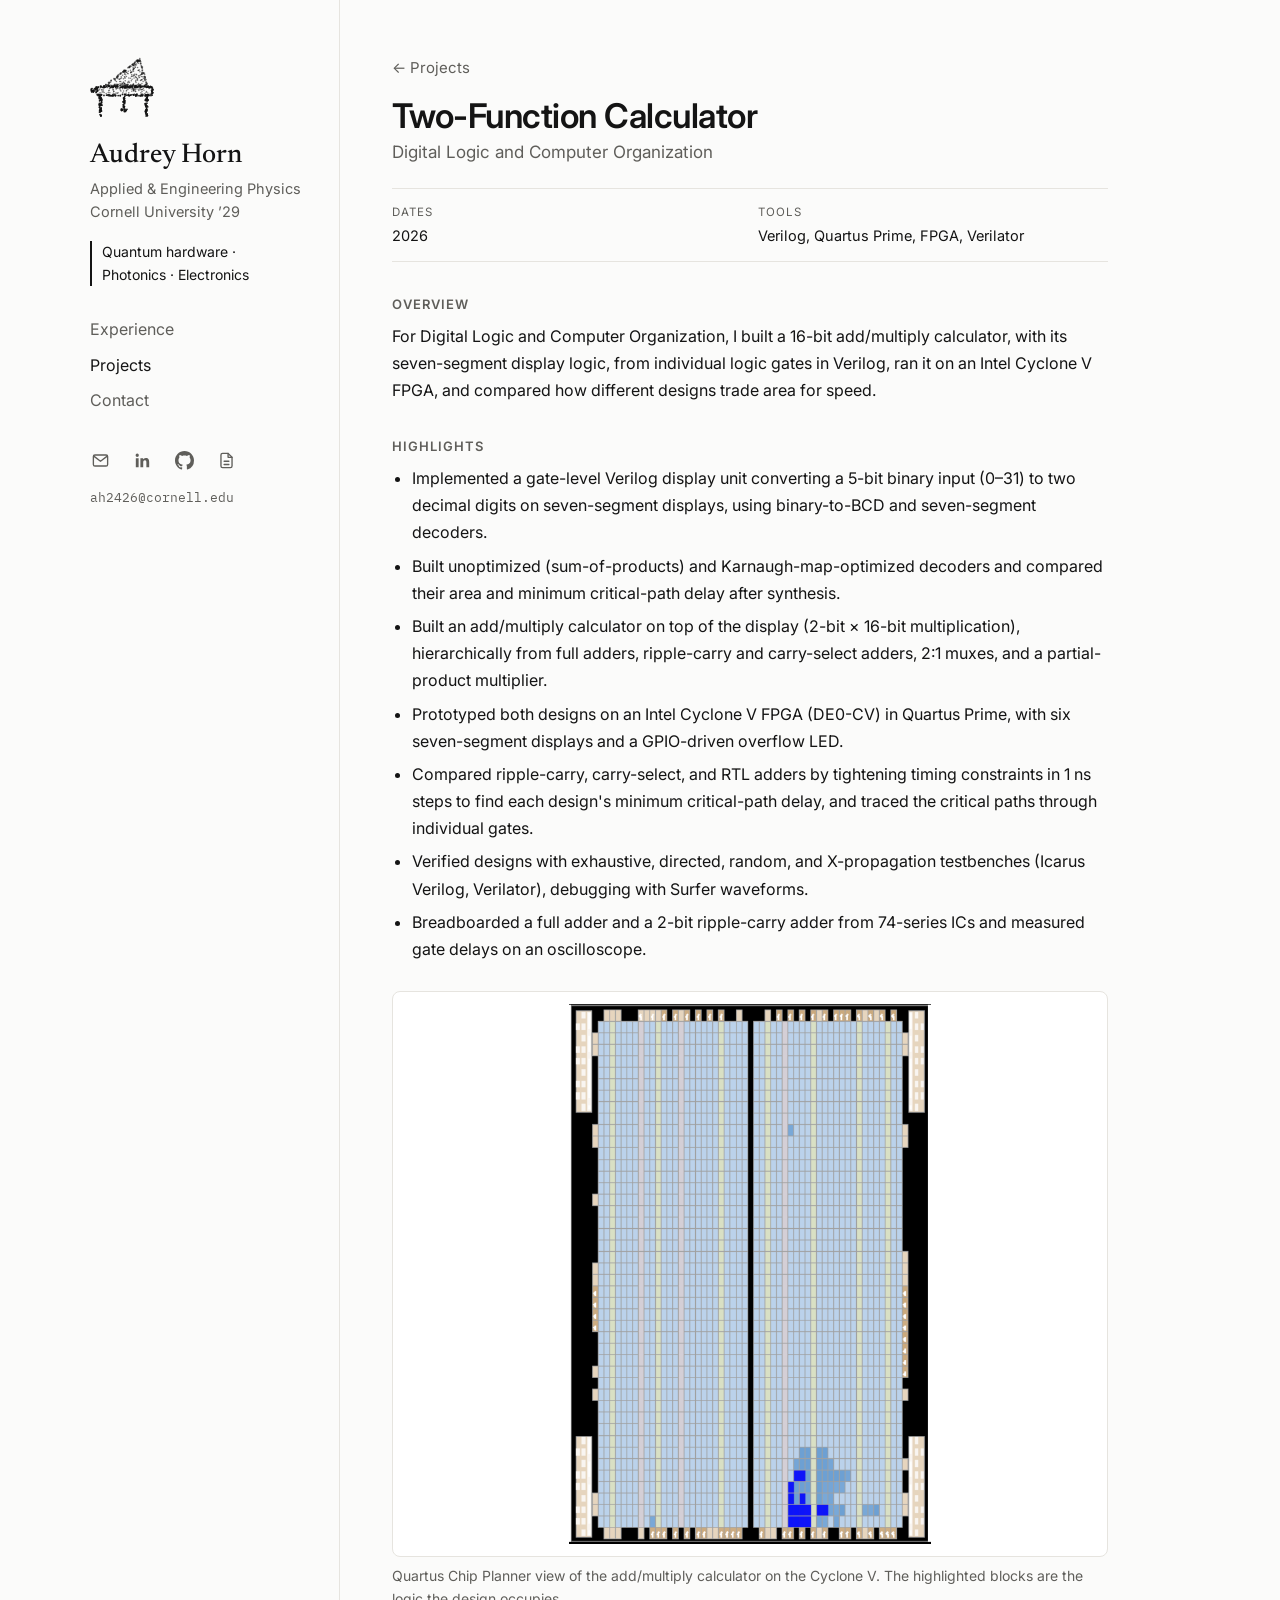
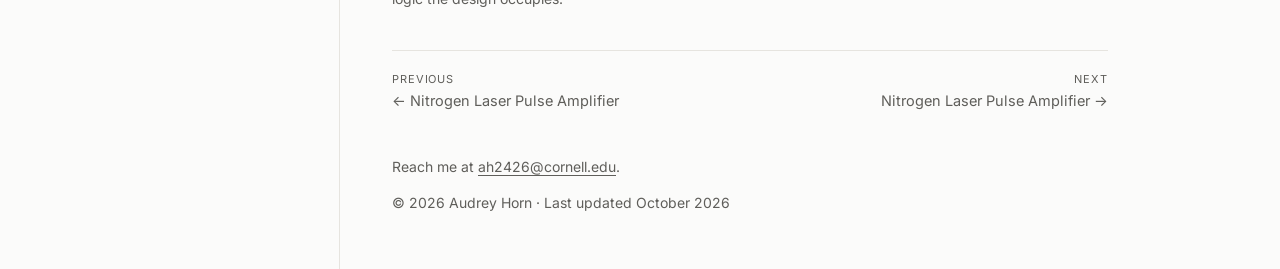
<file: projects/fpga-display.html>
<!doctype html>
<html lang="en">
<head>
  <meta charset="utf-8">
  <meta name="viewport" content="width=device-width, initial-scale=1">
  <title>Two-Function Calculator · Audrey Horn</title>
  <meta name="description" content="Audrey Horn's two-function (add/multiply) calculator in gate-level Verilog on an Intel Cyclone V FPGA.">
  <link rel="icon" href="data:image/svg+xml,%3Csvg xmlns='http://www.w3.org/2000/svg' viewBox='0 0 32 32'%3E%3Crect width='32' height='32' rx='7' fill='%23141414'/%3E%3Ctext x='16' y='22' font-family='Georgia' font-size='16' fill='white' text-anchor='middle'%3EAH%3C/text%3E%3C/svg%3E">
  <link rel="preconnect" href="https://fonts.googleapis.com">
  <link rel="preconnect" href="https://fonts.gstatic.com" crossorigin>
  <link href="https://fonts.googleapis.com/css2?family=Inter:wght@400;500;600&family=Newsreader:opsz,wght@6..72,400;6..72,500&family=IBM+Plex+Mono:wght@400&display=swap" rel="stylesheet">
  <link rel="stylesheet" href="../assets/css/style.css">
</head>
<body data-root="../" data-kind="projects" data-entry="fpga-display">
  <a class="skip" href="#main">Skip to content</a>
  <div class="layout">
    <!-- SIDEBAR (the same block appears on every page) -->
    <aside class="side" aria-label="About Audrey">
      <div class="in">
        <canvas class="emblem" role="img" aria-label="A small grand piano drawn in dots"></canvas>
        <p class="name"><a href="../index.html">Audrey Horn</a></p>
        <p class="sub">Applied &amp; Engineering Physics<br>Cornell University ’29</p>
        <p class="status"><span>Quantum hardware ·</span> <span>Photonics ·</span> <span>Electronics</span></p>
        <nav aria-label="Sections">
          <a href="../index.html#experience">Experience</a>
          <a href="../index.html#projects" aria-current="true">Projects</a>
          <a href="../index.html#contact">Contact</a>
        </nav>
        <ul class="icons" aria-label="Contact and profiles">
          <li><a href="mailto:ah2426@cornell.edu" title="Email" aria-label="Email ah2426@cornell.edu"><svg viewBox="0 0 24 24" fill="none" stroke="currentColor" stroke-width="1.7" stroke-linecap="round" stroke-linejoin="round" aria-hidden="true" focusable="false"><rect x="3" y="5" width="18" height="14" rx="2"/><path d="m3.5 6.5 8.5 6.5 8.5-6.5"/></svg></a></li>
          <li><a href="https://www.linkedin.com/in/audreywh/" target="_blank" rel="noopener" title="LinkedIn" aria-label="LinkedIn (opens in a new tab)"><svg viewBox="0 0 24 24" fill="currentColor" aria-hidden="true" focusable="false"><path d="M20.45 20.45h-3.56v-5.57c0-1.33-.02-3.04-1.85-3.04-1.85 0-2.13 1.45-2.13 2.94v5.67H9.35V9h3.41v1.56h.05c.48-.9 1.64-1.85 3.37-1.85 3.6 0 4.27 2.37 4.27 5.46v6.28zM5.34 7.43a2.06 2.06 0 1 1 0-4.13 2.06 2.06 0 0 1 0 4.13zM7.12 20.45H3.56V9h3.56v11.45z"/></svg></a></li>
          <li><a href="https://github.com/audreywh" target="_blank" rel="noopener" title="GitHub" aria-label="GitHub (opens in a new tab)"><svg viewBox="0 0 16 16" fill="currentColor" aria-hidden="true" focusable="false"><path d="M8 0C3.58 0 0 3.58 0 8c0 3.54 2.29 6.53 5.47 7.59.4.07.55-.17.55-.38 0-.19-.01-.82-.01-1.49-2.01.37-2.53-.49-2.69-.94-.09-.23-.48-.94-.82-1.13-.28-.15-.68-.52-.01-.53.63-.01 1.08.58 1.23.82.72 1.21 1.87.87 2.33.66.07-.52.28-.87.51-1.07-1.78-.2-3.64-.89-3.64-3.95 0-.87.31-1.59.82-2.15-.08-.2-.36-1.02.08-2.12 0 0 .67-.21 2.2.82.64-.18 1.32-.27 2-.27.68 0 1.36.09 2 .27 1.53-1.04 2.2-.82 2.2-.82.44 1.1.16 1.92.08 2.12.51.56.82 1.27.82 2.15 0 3.07-1.87 3.75-3.65 3.95.29.25.54.73.54 1.48 0 1.07-.01 1.93-.01 2.2 0 .21.15.46.55.38A8.013 8.013 0 0 0 16 8c0-4.42-3.58-8-8-8z"/></svg></a></li>
          <li><a href="../assets/Audrey-Horn-Resume.pdf" target="_blank" rel="noopener" title="Resume" aria-label="Resume (PDF, opens in a new tab)"><svg viewBox="0 0 24 24" fill="none" stroke="currentColor" stroke-width="1.7" stroke-linecap="round" stroke-linejoin="round" aria-hidden="true" focusable="false"><path d="M14 3H7a2 2 0 0 0-2 2v14a2 2 0 0 0 2 2h10a2 2 0 0 0 2-2V8z"/><path d="M14 3v5h5M9 13h6M9 17h6"/></svg></a></li>
        </ul>
        <a class="mail" href="mailto:ah2426@cornell.edu">ah2426@cornell.edu</a>
      </div>
    </aside>
    <!-- /SIDEBAR -->

    <main id="main" class="main" tabindex="-1">
      <a class="crumb" href="../index.html#projects">← Projects</a>
      <h1 class="title" id="entry-title">Two-Function Calculator</h1>
      <p class="role" id="entry-role"></p>
      <dl class="facts" id="entry-facts"></dl>

      <div class="prose">
        <h2>Overview</h2>
        <p>For Digital Logic and Computer Organization, I built a 16-bit add/multiply calculator, with its seven-segment display logic, from individual logic gates in Verilog, ran it on an Intel Cyclone V FPGA, and compared how different designs trade area for speed.</p>

        <h2>Highlights</h2>
        <ul id="entry-bullets"></ul>

        <figure class="fig">
            <a href="../assets/img/fpga-calculator-chip-planner.png" target="_blank" rel="noopener"><img src="../assets/img/fpga-calculator-chip-planner.png" alt="Quartus Chip Planner view of the Cyclone V FPGA with the calculator's placed logic highlighted near the bottom" loading="lazy"></a>
            <figcaption>Quartus Chip Planner view of the add/multiply calculator on the Cyclone V. The highlighted blocks are the logic the design occupies.</figcaption>
          </figure>
      </div>

      <nav class="pn" id="entry-pn" aria-label="More projects"></nav>
      <footer class="foot">
        <p>Reach me at <a href="mailto:ah2426@cornell.edu">ah2426@cornell.edu</a>.</p>
        <p>© <span id="year">2026</span> Audrey Horn · Last updated October 2026</p>
      </footer>
    </main>
  </div>

  <script src="../assets/js/data.js"></script>
  <script src="../assets/js/site.js"></script>
  <script src="../assets/js/emblem.js"></script>
</body>
</html>
</file>
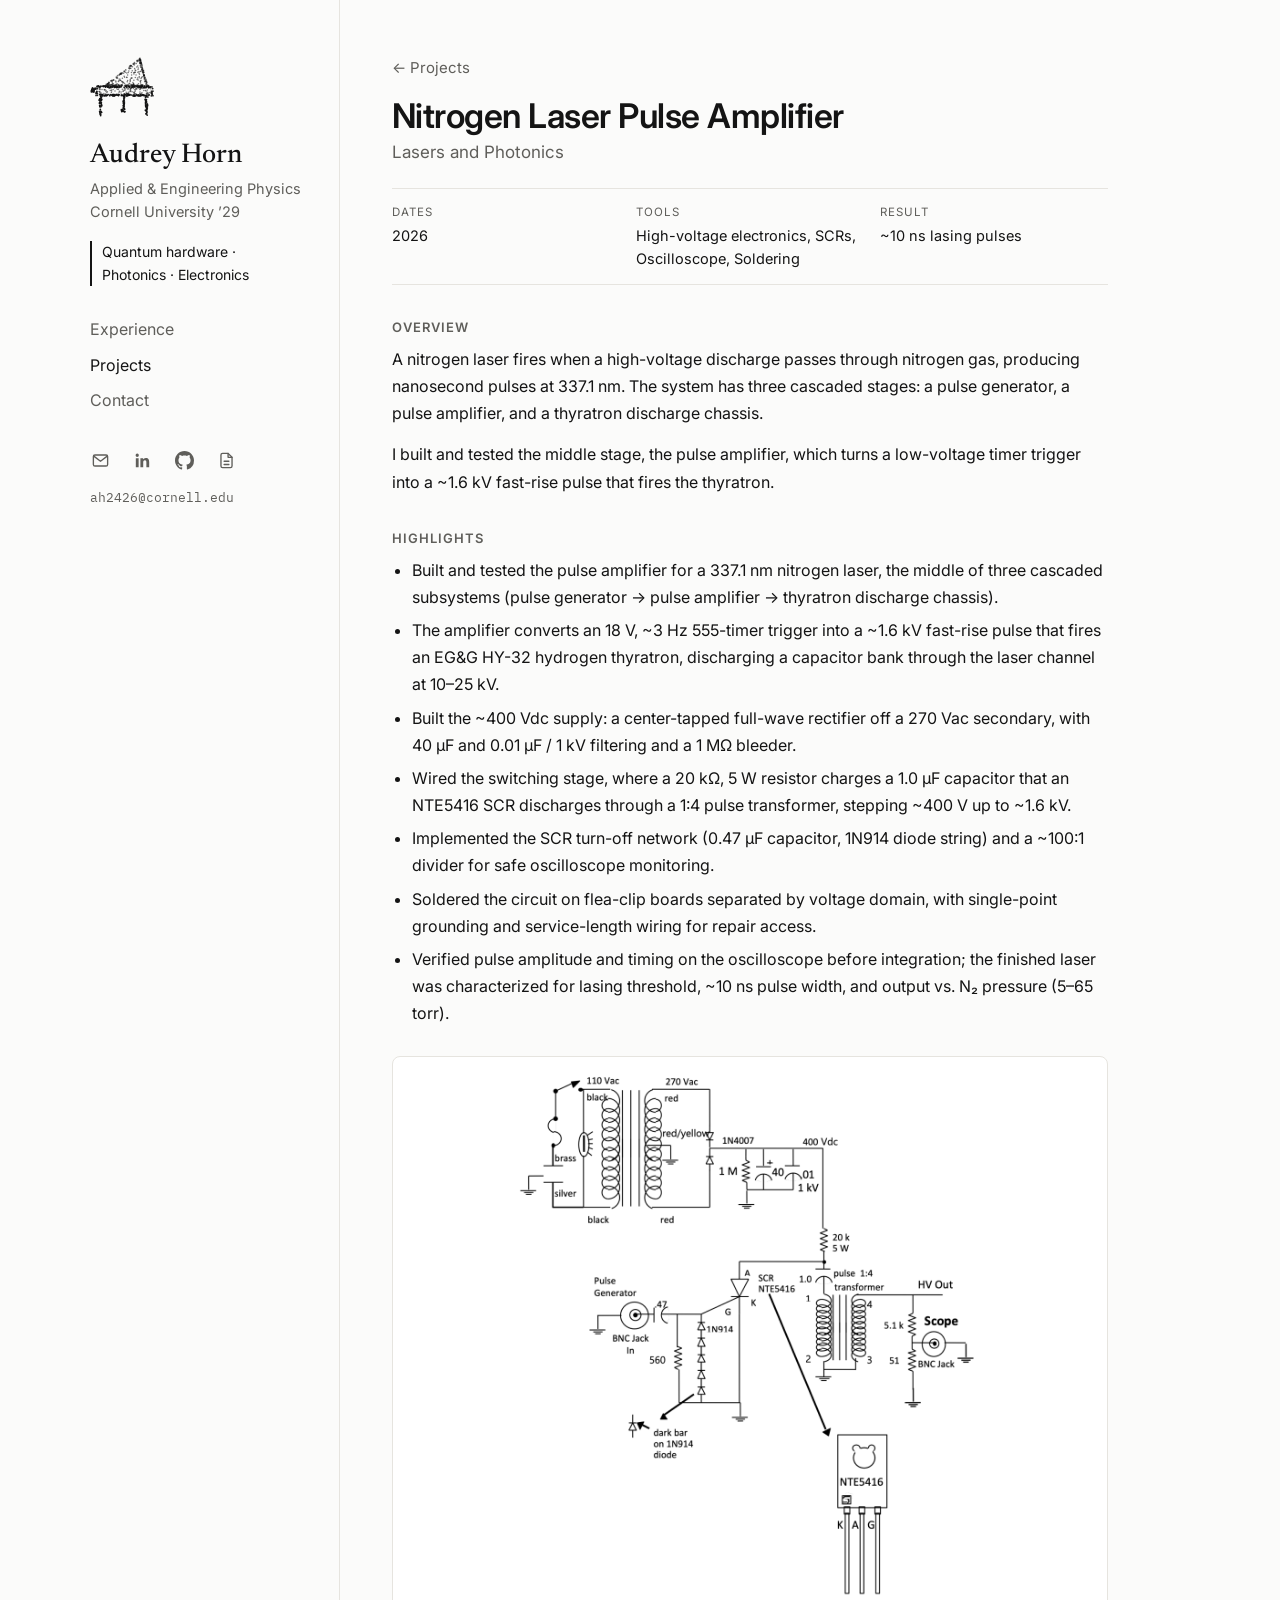
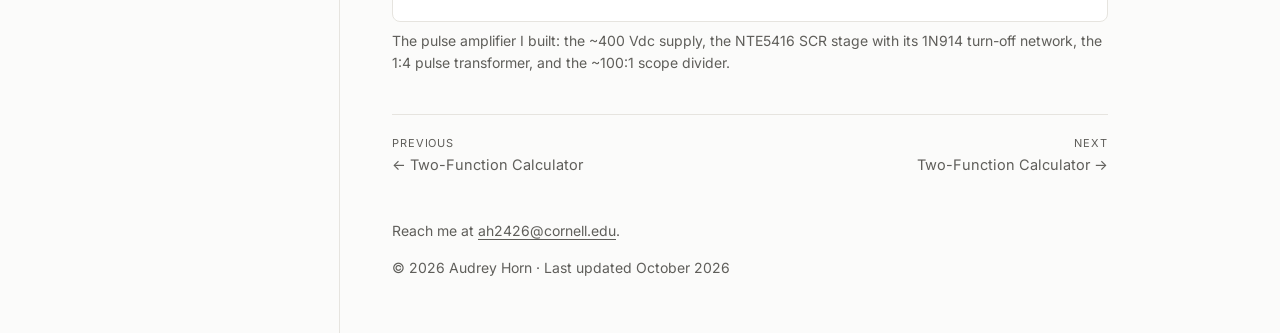
<file: projects/n2-laser.html>
<!doctype html>
<html lang="en">
<head>
  <meta charset="utf-8">
  <meta name="viewport" content="width=device-width, initial-scale=1">
  <title>Nitrogen Laser Pulse Amplifier · Audrey Horn</title>
  <meta name="description" content="Audrey Horn's SCR pulse amplifier for a 337.1 nm nitrogen laser.">
  <link rel="icon" href="data:image/svg+xml,%3Csvg xmlns='http://www.w3.org/2000/svg' viewBox='0 0 32 32'%3E%3Crect width='32' height='32' rx='7' fill='%23141414'/%3E%3Ctext x='16' y='22' font-family='Georgia' font-size='16' fill='white' text-anchor='middle'%3EAH%3C/text%3E%3C/svg%3E">
  <link rel="preconnect" href="https://fonts.googleapis.com">
  <link rel="preconnect" href="https://fonts.gstatic.com" crossorigin>
  <link href="https://fonts.googleapis.com/css2?family=Inter:wght@400;500;600&family=Newsreader:opsz,wght@6..72,400;6..72,500&family=IBM+Plex+Mono:wght@400&display=swap" rel="stylesheet">
  <link rel="stylesheet" href="../assets/css/style.css">
</head>
<body data-root="../" data-kind="projects" data-entry="n2-laser">
  <a class="skip" href="#main">Skip to content</a>
  <div class="layout">
    <!-- SIDEBAR (the same block appears on every page) -->
    <aside class="side" aria-label="About Audrey">
      <div class="in">
        <canvas class="emblem" role="img" aria-label="A small grand piano drawn in dots"></canvas>
        <p class="name"><a href="../index.html">Audrey Horn</a></p>
        <p class="sub">Applied &amp; Engineering Physics<br>Cornell University ’29</p>
        <p class="status"><span>Quantum hardware ·</span> <span>Photonics ·</span> <span>Electronics</span></p>
        <nav aria-label="Sections">
          <a href="../index.html#experience">Experience</a>
          <a href="../index.html#projects" aria-current="true">Projects</a>
          <a href="../index.html#contact">Contact</a>
        </nav>
        <ul class="icons" aria-label="Contact and profiles">
          <li><a href="mailto:ah2426@cornell.edu" title="Email" aria-label="Email ah2426@cornell.edu"><svg viewBox="0 0 24 24" fill="none" stroke="currentColor" stroke-width="1.7" stroke-linecap="round" stroke-linejoin="round" aria-hidden="true" focusable="false"><rect x="3" y="5" width="18" height="14" rx="2"/><path d="m3.5 6.5 8.5 6.5 8.5-6.5"/></svg></a></li>
          <li><a href="https://www.linkedin.com/in/audreywh/" target="_blank" rel="noopener" title="LinkedIn" aria-label="LinkedIn (opens in a new tab)"><svg viewBox="0 0 24 24" fill="currentColor" aria-hidden="true" focusable="false"><path d="M20.45 20.45h-3.56v-5.57c0-1.33-.02-3.04-1.85-3.04-1.85 0-2.13 1.45-2.13 2.94v5.67H9.35V9h3.41v1.56h.05c.48-.9 1.64-1.85 3.37-1.85 3.6 0 4.27 2.37 4.27 5.46v6.28zM5.34 7.43a2.06 2.06 0 1 1 0-4.13 2.06 2.06 0 0 1 0 4.13zM7.12 20.45H3.56V9h3.56v11.45z"/></svg></a></li>
          <li><a href="https://github.com/audreywh" target="_blank" rel="noopener" title="GitHub" aria-label="GitHub (opens in a new tab)"><svg viewBox="0 0 16 16" fill="currentColor" aria-hidden="true" focusable="false"><path d="M8 0C3.58 0 0 3.58 0 8c0 3.54 2.29 6.53 5.47 7.59.4.07.55-.17.55-.38 0-.19-.01-.82-.01-1.49-2.01.37-2.53-.49-2.69-.94-.09-.23-.48-.94-.82-1.13-.28-.15-.68-.52-.01-.53.63-.01 1.08.58 1.23.82.72 1.21 1.87.87 2.33.66.07-.52.28-.87.51-1.07-1.78-.2-3.64-.89-3.64-3.95 0-.87.31-1.59.82-2.15-.08-.2-.36-1.02.08-2.12 0 0 .67-.21 2.2.82.64-.18 1.32-.27 2-.27.68 0 1.36.09 2 .27 1.53-1.04 2.2-.82 2.2-.82.44 1.1.16 1.92.08 2.12.51.56.82 1.27.82 2.15 0 3.07-1.87 3.75-3.65 3.95.29.25.54.73.54 1.48 0 1.07-.01 1.93-.01 2.2 0 .21.15.46.55.38A8.013 8.013 0 0 0 16 8c0-4.42-3.58-8-8-8z"/></svg></a></li>
          <li><a href="../assets/Audrey-Horn-Resume.pdf" target="_blank" rel="noopener" title="Resume" aria-label="Resume (PDF, opens in a new tab)"><svg viewBox="0 0 24 24" fill="none" stroke="currentColor" stroke-width="1.7" stroke-linecap="round" stroke-linejoin="round" aria-hidden="true" focusable="false"><path d="M14 3H7a2 2 0 0 0-2 2v14a2 2 0 0 0 2 2h10a2 2 0 0 0 2-2V8z"/><path d="M14 3v5h5M9 13h6M9 17h6"/></svg></a></li>
        </ul>
        <a class="mail" href="mailto:ah2426@cornell.edu">ah2426@cornell.edu</a>
      </div>
    </aside>
    <!-- /SIDEBAR -->

    <main id="main" class="main" tabindex="-1">
      <a class="crumb" href="../index.html#projects">← Projects</a>
      <h1 class="title" id="entry-title">Nitrogen Laser Pulse Amplifier</h1>
      <p class="role" id="entry-role"></p>
      <dl class="facts" id="entry-facts"></dl>

      <div class="prose">
        <h2>Overview</h2>
        <p>A nitrogen laser fires when a high-voltage discharge passes through nitrogen gas, producing nanosecond pulses at 337.1 nm. The system has three cascaded stages: a pulse generator, a pulse amplifier, and a thyratron discharge chassis.</p>
        <p>I built and tested the middle stage, the pulse amplifier, which turns a low-voltage timer trigger into a ~1.6 kV fast-rise pulse that fires the thyratron.</p>

        <h2>Highlights</h2>
        <ul id="entry-bullets"></ul>

        <figure class="fig">
            <a href="../assets/img/n2-laser-pulse-amplifier-schematic.png" target="_blank" rel="noopener"><img src="../assets/img/n2-laser-pulse-amplifier-schematic.png" alt="Schematic of the nitrogen laser pulse amplifier, from the transformer and 400 V supply through the SCR stage to the HV output" loading="lazy"></a>
            <figcaption>The pulse amplifier I built: the ~400 Vdc supply, the NTE5416 SCR stage with its 1N914 turn-off network, the 1:4 pulse transformer, and the ~100:1 scope divider.</figcaption>
          </figure>
      </div>

      <nav class="pn" id="entry-pn" aria-label="More projects"></nav>
      <footer class="foot">
        <p>Reach me at <a href="mailto:ah2426@cornell.edu">ah2426@cornell.edu</a>.</p>
        <p>© <span id="year">2026</span> Audrey Horn · Last updated October 2026</p>
      </footer>
    </main>
  </div>

  <script src="../assets/js/data.js"></script>
  <script src="../assets/js/site.js"></script>
  <script src="../assets/js/emblem.js"></script>
</body>
</html>
</file>
<file: assets/css/style.css>
/* ==========================================================
   Audrey Horn — portfolio
   Sidebar layout. Colors meet WCAG AA contrast.
   ========================================================== */
:root {
  --bg: #fbfbfa;
  --panel: #ffffff;
  --ink: #141414;
  --mut: #5f5e5a;        /* 6.3:1 on --bg */
  --line: #e6e4df;
  --serif: "Newsreader", Georgia, "Times New Roman", serif;
  --sans: "Inter", system-ui, -apple-system, "Segoe UI", Roboto, sans-serif;
  --mono: "IBM Plex Mono", ui-monospace, Menlo, Consolas, monospace;
}
*, *::before, *::after { box-sizing: border-box; }
html { -webkit-text-size-adjust: 100%; }
body { margin: 0; background: var(--bg); color: var(--ink); font: 16px/1.6 var(--sans); -webkit-font-smoothing: antialiased; }
a { color: inherit; text-underline-offset: 3px; }
img { max-width: 100%; height: auto; display: block; }
:focus-visible { outline: 2px solid var(--ink); outline-offset: 3px; border-radius: 3px; }
.sr-only { position: absolute; width: 1px; height: 1px; margin: -1px; overflow: hidden; clip: rect(0 0 0 0); white-space: nowrap; border: 0; }
.skip { position: absolute; left: 16px; top: -48px; background: var(--ink); color: #fff; padding: 8px 14px; border-radius: 6px; z-index: 10; text-decoration: none; }
.skip:focus { top: 12px; }

/* ---------- layout ---------- */
.layout { display: grid; grid-template-columns: 290px minmax(0, 1fr); min-height: 100vh; max-width: 1180px; margin: 0 auto; }
.side { padding: 52px 28px 40px 40px; border-right: 1px solid var(--line); }
.side .in { position: sticky; top: 32px; }
.main { padding: 52px 52px 40px; min-width: 0; max-width: 820px; }

/* ---------- sidebar ---------- */
.emblem { display: block; width: 64px; height: 80px; margin: -6px 0 14px; }
.name { margin: 0; font: 500 27px/1.15 var(--serif); }
.name a { text-decoration: none; }
.sub { margin: 6px 0 0; color: var(--mut); font-size: 14.5px; }
.status { margin: 18px 0 0; font-size: 14px; padding-left: 10px; border-left: 2px solid var(--ink); }
.status span { white-space: nowrap; }   /* keep each separator dot with the word before it */
.side nav { margin-top: 26px; }
.side nav a { display: block; text-decoration: none; color: var(--mut); padding: 5px 0; }
.side nav a:hover, .side nav a[aria-current="true"] { color: var(--ink); }
.icons { display: flex; gap: 2px; list-style: none; margin: 22px 0 0 -10px; padding: 0; }
.icons a { display: inline-flex; width: 40px; height: 40px; align-items: center; justify-content: center; color: var(--mut); border-radius: 6px; }
.icons a:hover { color: var(--ink); background: rgba(0, 0, 0, .05); }
.icons svg { width: 19px; height: 19px; }
.mail { display: inline-block; margin-top: 4px; font: 13px var(--mono); color: var(--mut); text-decoration: none; padding: 4px 0; }
.mail:hover { color: var(--ink); text-decoration: underline; }

/* ---------- home ---------- */
.lede { font: 400 21px/1.5 var(--serif); margin: 0; max-width: 620px; }
.interests { margin: 18px 0 0; font-size: 15px; }
.interests span { color: var(--mut); }
.sec { margin-top: 48px; scroll-margin-top: 24px; }
.sec > h2 { font-size: 13px; font-weight: 600; letter-spacing: .08em; text-transform: uppercase; color: var(--mut); margin: 0 0 6px; }
.items { list-style: none; margin: 0; padding: 0; border-bottom: 1px solid var(--line); }
.it { display: grid; grid-template-columns: 100px minmax(0, 1fr); gap: 0 20px; padding: 14px 0; border-top: 1px solid var(--line); text-decoration: none; }
.it .y { color: var(--mut); font-size: 14px; }
.it .t { font-weight: 500; }
.it .t span { font-weight: 400; color: var(--mut); }
.it .s { grid-column: 2; color: var(--mut); font-size: 14.5px; }
.it:hover .t { text-decoration: underline; }

/* ---------- Chladni panel ---------- */
.panel { margin-top: 56px; border: 1px solid var(--line); border-radius: 12px; padding: 18px 18px 14px; background: var(--panel); scroll-margin-top: 24px; }
.panel h2 { margin: 0 0 2px; font-size: 13px; font-weight: 600; letter-spacing: .08em; text-transform: uppercase; color: var(--mut); }
.panel .desc { margin: 0 0 12px; color: var(--mut); font-size: 14.5px; }
.panel canvas { display: block; width: 100%; height: 230px; border-radius: 8px; background: var(--bg); cursor: crosshair; touch-action: none; }
.notes { display: flex; justify-content: center; flex-wrap: wrap; gap: 2px 14px; margin-top: 8px; }
.notes button { font: 15px var(--sans); background: none; border: 0; padding: 8px 6px; min-width: 32px; min-height: 40px; color: var(--ink); text-decoration: underline; text-underline-offset: 5px; text-decoration-color: #c2c0ba; cursor: pointer; border-radius: 4px; }
.notes button:hover, .notes button[aria-pressed="true"] { text-decoration-color: var(--ink); text-decoration-thickness: 2px; }
.panel .row { display: flex; justify-content: center; align-items: center; flex-wrap: wrap; gap: 4px 18px; margin-top: 2px; }
.panel .stat { color: var(--mut); font: 12.5px var(--mono); margin: 0; min-height: 1.5em; }
.panel .pause { font: 13px var(--sans); color: var(--mut); background: none; border: 0; text-decoration: underline; text-underline-offset: 4px; cursor: pointer; padding: 8px 4px; }
.panel .pause:hover { color: var(--ink); }

/* ---------- detail pages ---------- */
.crumb { color: var(--mut); text-decoration: none; font-size: 15px; display: inline-block; padding: 4px 0; }
.crumb:hover { color: var(--ink); text-decoration: underline; }
.title { font: 600 34px/1.15 var(--sans); letter-spacing: -.015em; margin: 12px 0 4px; }
.role { color: var(--mut); margin: 0; font-size: 17px; }
.facts { display: grid; grid-template-columns: repeat(auto-fit, minmax(150px, 1fr)); gap: 16px; margin: 22px 0 0; padding: 14px 0; border-top: 1px solid var(--line); border-bottom: 1px solid var(--line); }
.facts dt { font-size: 11.5px; letter-spacing: .08em; text-transform: uppercase; color: var(--mut); }
.facts dd { margin: 2px 0 0; font-size: 14.5px; }
.prose h2 { font-size: 13px; font-weight: 600; letter-spacing: .08em; text-transform: uppercase; color: var(--mut); margin: 32px 0 8px; }
.prose p, .prose li { font-size: 16px; line-height: 1.7; }
.prose p { margin: 0 0 14px; }
.prose ul { margin: 0; padding-left: 20px; }
.prose li { margin-bottom: 6px; }
.fig { margin: 28px 0; }
.fig a { display: block; border: 1px solid var(--line); border-radius: 8px; padding: 12px; background: #fff; }
.fig a:hover { border-color: #bdbab3; }
.fig img { margin: 0 auto; max-height: 540px; width: auto; }
.fig figcaption { color: var(--mut); font-size: 14px; margin-top: 8px; }
.pn { display: flex; justify-content: space-between; gap: 16px; margin-top: 40px; padding-top: 16px; border-top: 1px solid var(--line); font-size: 14.5px; }
.pn a { color: var(--mut); text-decoration: none; padding: 4px 0; }
.pn a:hover { color: var(--ink); }
.pn small { display: block; font-size: 11px; letter-spacing: .08em; text-transform: uppercase; }

/* ---------- footer ---------- */
.foot { margin-top: 40px; color: var(--mut); font-size: 14px; }

/* ---------- small screens: sidebar becomes a header ---------- */
@media (max-width: 860px) {
  .layout { grid-template-columns: 1fr; }
  .side { border-right: 0; border-bottom: 1px solid var(--line); padding: 28px 22px 22px; }
  .side .in { position: static; display: grid; grid-template-columns: 56px minmax(0, 1fr); column-gap: 14px; }
  .side .in > * { grid-column: 2; }
  .emblem { grid-column: 1 !important; grid-row: 1 / span 2; width: 52px; height: 65px; margin: 0; }
  .side nav { display: flex; gap: 18px; margin-top: 14px; }
  .icons { margin-top: 10px; }
  .main { padding: 28px 22px 32px; }
  .it { grid-template-columns: 1fr; }
  .it .s { grid-column: 1; }
  .panel { padding: 14px; }
  .panel canvas { height: 200px; }
  .title { font-size: 28px; }
}
@media (prefers-reduced-motion: reduce) {
  * { scroll-behavior: auto !important; transition: none !important; }
}
</file>
